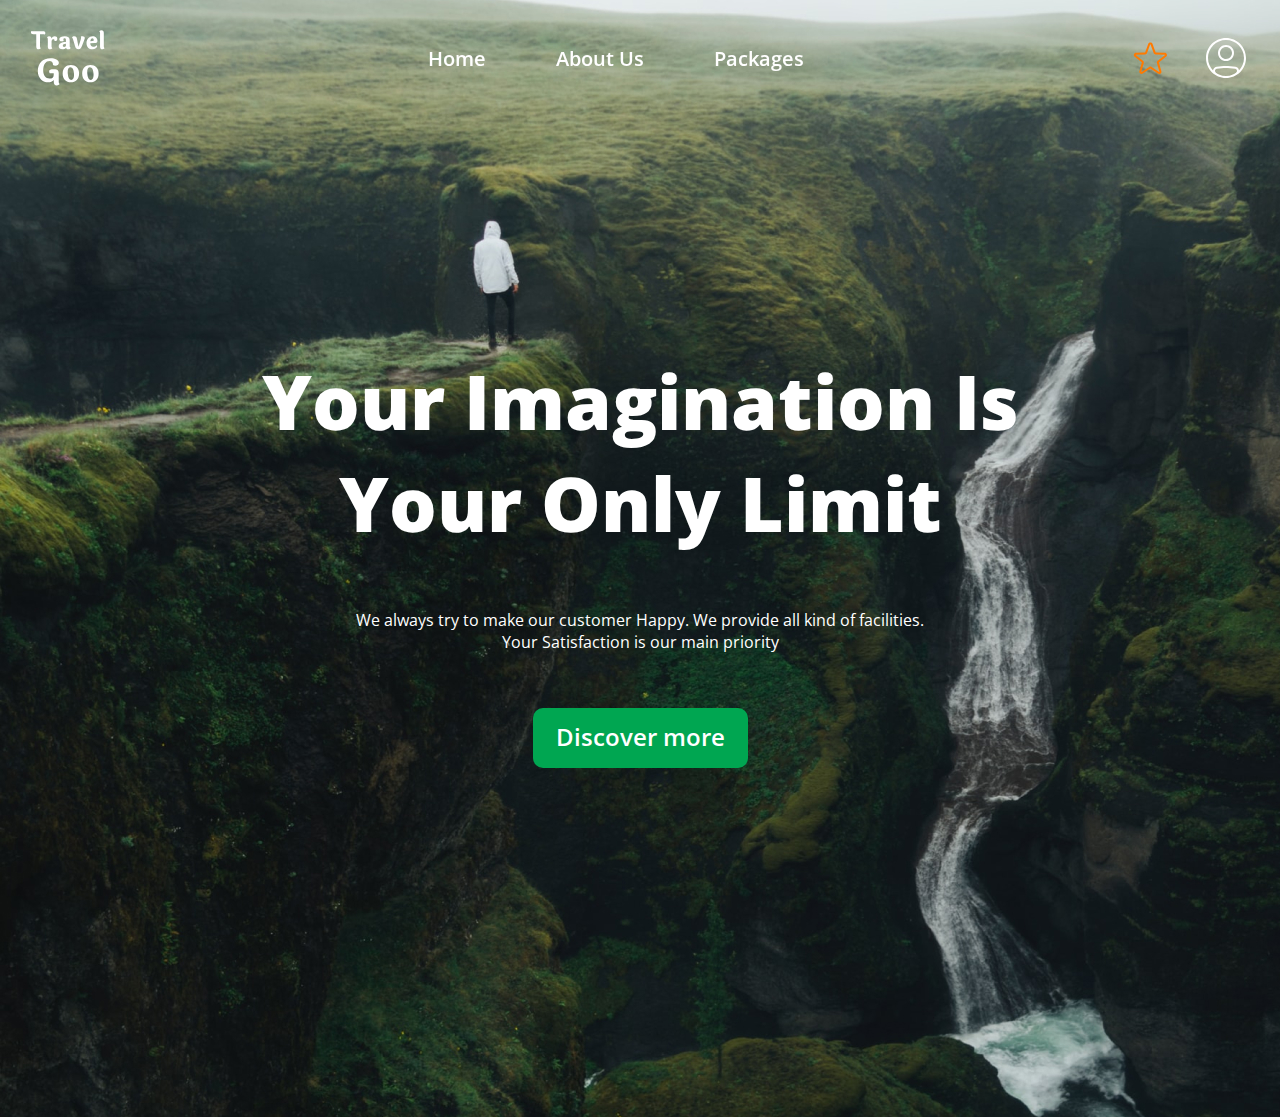
<file: TravelGoo.html>
<!DOCTYPE html>
<html lang="es-MX">
<head>
  <meta charset="UTF-8">
  <meta name="viewport" content="width=device-width, initial-scale=1.0">
  <link rel="stylesheet" href="css/styles.css">
  <title>Travel Goo</title>
</head>
<body>
  <header>
    <div class="logo">
      <img src="img/logo.svg" alt="Logotipo de Travel Go">
    </div>
    <div class="menu">
      <ul>
        <li><a href="#">Home</a></li>
        <li><a href="#">About Us</a></li>
        <li><a href="#">Packages</a></li>
      </ul>
    </div>
    <div class="actions">
      <a href="#">
        <img src="img/favorite-icon.svg" alt="">
      </a>
      <a href="#">
        <img src="img/login-icon.svg" alt="">
      </a>
    </div>
  </header>
  <div class="hero">
    <div class="hero_description">
      <h1>Your Imagination Is
        Your Only Limit</h1>
      <p>We always try to make our customer Happy. We provide all kind of facilities.
        Your Satisfaction is our main priority</p>
      <a href="#" class="btn_green">Discover more</a>
    </div>
  </div>
</body>
</html>
</file>
<file: css/styles.css>
@import url('https://fonts.googleapis.com/css2?family=Open+Sans:ital,wght@0,300..800;1,300..800&display=swap');
* {
    margin: 0;
    padding: 0;
    box-sizing: border-box;
    font-family: "Open Sans", sans-serif;
  }
  body{
    background-color: white;
  }
  header {
    width: 100%;
    position: fixed;
    display: flex;
    justify-content: space-between;
    padding: 30px;
  }
  .menu {
    width: 382px;
  }
  .menu ul {
    list-style: none;
    display: flex;
    gap: 70px;
  }
  .menu a {
    color: #fff;
    font-weight: 600;
    text-decoration: none;
    font-size: 20px;
    transition: all 0.5s ease;
    display: block;
    padding: 15px 0;
  }
  .menu a:hover {
    color: #f0f0f0;
    transform: scale(1.1);
  }
  .actions {
    display: flex;
    align-items: center;
    gap: 34px;
  }
  .actions a {
    text-decoration: none;
    color: #fff;
  }
  .hero {
    width: 100%;
    height: 1117px;
    background-image: url('../img/background-hero.jpg');
    display: flex;
    align-items: center;
    justify-content: center;
  }
  .hero_description h1 {
    color: #fff;
    font-size: 75px;
    font-weight: 900;
    text-align: center;
    width: 800px;
  }
  .hero_description p {
    color: #fff;
    font-size: 16px;
    text-align: center;
    margin: 55px auto;
    width: 600px;
  }
  .hero_description .btn_green {
    width: 215px;
    height: 60px;
    background: #00A651;
    border-radius: 10px;
    text-align: center;
    color: #fff;
    display: block;
    margin: auto;
    font-size: 24px;
    font-weight: 600;
    text-decoration: none;
    padding: 12px 0;
    transition: all 0.5s ease;
  }
  .hero_description .btn_green:hover {
    background: #fff;
    color: #00A651;
  }
  .services-section {
    text-align: center;
    margin-top: 32px;
    margin-right: 45px;
    margin-bottom: 88px;
    margin-left: 45px;
}
.services-section h1 {
    color: black;
    padding: 72px;
    font-size: 40px;
    text-align: center;
    margin: auto auto;
    width: 600px;
}

.services-container {
    display: flex;
    justify-content: space-between;
    gap: 55px;
}

.service-card {
    background-color: white;
    border-radius: 15px;
    box-shadow: 0 2px 8px rgba(0, 0, 0, 0.1);
    width: 416px;
    height: 232px;
    padding: 35px 51px 20px 48px;
    text-align: start;
    transition: transform 0.3s ease;
}

.service-card:hover {
    transform: translateY(-5px);
}

.service-icon img {
    width: 45px;
    height: 45px;
    margin-bottom: 35px;
}

.service-card h2 {
    margin-bottom: 20px;
    font-size: 24px;
    color: #000000;
}

.service-card p {
    color: #000000;
    font-size: 16px;
    width: 330px;
}

.best-services {
  text-align: center;
  margin: 81px 100px 88px 100px;
  background-image: url('../img/world-map.jpg');
  background-size: 1184px 622px;
  background-position: center;
  background-repeat: no-repeat;
  display: flex;
  flex-direction: column;
  align-items: center;
  justify-content: center;
}

.best-services h1 {
  color: black;
  padding: 72px;
  font-size: 40px;
  text-align: center;
  margin: auto auto;
  width: 600px;
}

.best-services p {
  text-align: center;
  margin-top: 19px;
  margin-right: auto;
  margin-bottom: 130px;
  margin-left: auto;
  width: 500px;
}

.best-container {
  display: flex;
  justify-content: space-between;
  gap: 55px;
}

.best-card {
  background-color: white;
  border-radius: 15px;
  box-shadow: 0 2px 8px rgba(0, 0, 0, 0.1);
  width: 250px;
  height: 250px;
  padding: 33px 70px 20px 70px;
  text-align: center;
  transition: transform 0.3s ease;
}

.best-card:hover {
  transform: translateY(-5px);
}

.best-icon img {
  width: 42px;
  height: 42px;
  margin-bottom: 35px;
}

.best-card h2 {
  margin-bottom: 20px;
  font-size: 36px;
  color: #000000;
}

.best-card p {
  color: #000000;
  font-size: 20px;
  width: 100px;
}

.popular-destinations {
  max-width: 1200px;
  width: 100%;
  padding: 20px;
}

 .contenido h1 {
  display: flex;
  justify-content: center;  
  align-items: center;
  padding: 10px;
  margin: 50px;
}
.mapa-fondo {
  background-image: url(img/.mapa-fondo.jpg);
  background-size: cover;
  background-position: center;
  height: 50px;
  color: white;
  position: absolute;
  right: 760px;
}

.lugar:hover {
  background-color: transparent;
  transform: scale(1.1); 
}

.lugar {
  display: flex;
  align-items: center;
  justify-content: space-between;
  border-radius: 8px;
  padding: 20px;
  z-index: 2;
  box-shadow: 0px 5px 15px rgba(0, 0, 0, 0.25);
}

.lugar img {
  z-index: 2;
  position: relative;
  width: 160px;
  padding-top: 42px;
  margin-right: 43px;
  margin-bottom: 40px;
  margin: -62px 28px -20px -20px;
}

.lugar h2 {
  text-align: center;
  justify-content: center; 
  padding: 50%;
}

.lugar p {
  display: flex;
  flex-wrap: wrap;
  width: 210px;
  text-align: center;
  justify-content: center;
  padding: 32px;
  margin: 0 0 0 -75px;
  text-align: center;
  z-index: 2;
}

pre {
  text-align: center;
  justify-content: center;
  display: flex;
  padding: 6px;
  z-index: 2;
}


.circulo {
  position: absolute;
  width: 12px;
  height: 12px;
  background-color: #007bff;
  border: 3px solid gray;
  box-shadow: 0 0 0  rgba(0, 0, 0, 0.2);
  border-radius: 50%;
  z-index: 2;
}

.destinations{
  width: 1300px;
  margin: auto;
  padding: 95px;
  margin-left: 150px;
}
.destination{
  width:45%;
  float: right;
  padding: 20px;
}
.clearfix{
  display: block;
  clear: both;
}

.Bptitulo{
  background-color: #ECF1F0;
  margin: 190px 0 0 0;
}

.Bptitulo h1 {
  text-align: center;
  padding: 59px 0px 0px 17px;
  font-size: 37px;
  font-weight: 700;
}

.Bpboton {
  display: flex;
  gap: 80px;
  padding: 0px 127px 0px 142px;
}

.Bpboton a {
  text-decoration: none;
  color: white;

}

.btn1bp {
  background-color: #666666;
  height: 53px;
  width: 180px;
  text-align: center;
  font-size: 20px;
  font-weight: 700;
  padding: 13px 3px 17px 0px;
  margin: 52px -16px 37px;
  border-radius: 10px;
}

.btngreenbp2 {
  background-color: #00A651;
  height: 63px;
  width: 274px;
  text-align: center;
  font-size: 20px;
  font-weight: 700;
  margin: -132px 0 0 505px;
  padding: 19px;
  border-radius: 10px;
}

.BestPackages {
  display: flex;
  margin: 132px 102px 0px 208px;
  gap: 72px;
}

.whitebox_bp {
  position: relative;
  bottom: 203px;
  background: #fff;
  border-bottom-left-radius:  20px;
  border-bottom-right-radius:  20px;
  height: 180px;
  width: 0;
  padding: 0px 335px 0px 0px;
}
.whitebox_bp h1 {
  text-align: center;
  padding: 64px 0px 0px 17px;
  font-size: 37px;
  font-weight: 400;
  width: 166px;
}

.Packages img {
  position: relative;
  bottom: 80px;
  width: 335px;
  height: 383px;
}

.Packages h1 {
  font-size: 20px;
  position: relative;
  bottom: 47px;
}

.Packages h2 {
  font-size: 20px;
  font-weight: 400;
  position: relative;
  left: 270px;
  bottom: 92px;
  margin: 19px -79px 15px;
}

.Packages p {
  font-size: 14px;
  position: relative;
  left: 12px;
  bottom: 81px;
  padding: 0px;
  width: 341px;
  font-weight: 600;
  color: #000000c2;
}

.Attribute_bp {
  display: flex;
  margin: -33px 0;
}

.Attribute_bp img {
  position: relative;
  bottom: 15px;
  width: 20px;
  height: 20px;
  top: -14px;
  left: 10px;
}

.Attribute_bp h3 {
  position: relative;
  left: 12px;
  bottom: 18px;
  font-size: 20px;
  font-weight: 600;
}
.Attribute_bp h4 {
  position: relative;
  left: 240px;
  bottom: 10px;
  font-size: 16px;
  font-weight: 600;
  text-decoration: underline;
  top: -32px;
  margin: 19px -128px 15px;
}
.Attribute_bp h5 {
  position: relative;
  left: 240px;
  bottom: 15px;
  font-size: 16px;
  font-weight: 600;
  text-decoration: underline;
  top: -32px;
  margin: 19px -82px 15px;
}

.Bpboton1 a:hover {
  background: #00A651;
  color: #fff;
  transition: all 0.5s ease;
}

.Bpboton2 a:hover {
  background: #fff;
  color: #00A651;
  transition: all 0.5s ease;
}

.containerrr {
  max-width: 900px;
  margin: auto;
}

.containerrr h1 {
  font-size: 40px;
  font-weight: bold;
  color: #000;
  text-align: center;
  margin: 45px 0 0 0;
}

.containerrr h2{
  font-size: 26px;
  font-weight: 400;
  color: #000;
  text-align: center;
  margin: 0;
}

.steps-container {
  display: flex;
  flex-direction: column;
  margin: 120px 0 55px -140px;
  gap: 89px;
}

.step {
  width: 200px;
}

.icon71 {
  width: 50px;
  height: 50px;
  margin: 0 auto 15px;
  background-size: cover;
  border-radius: 10px;
  display: flex;
  align-items: center;
  justify-content: center;
}

.choose-destination {
  background-color: #F0BB1F;
}

.make-payment {
  background-color: #F15A2B;
}

.reach-airport {
  background-color: #006380;
}

.step h2 {
  font-size: 15px;
  margin: -72px 0 0 153px;
  position: absolute;
  color: #5E6282;
  font-weight: 700;
}

.step p {
  font-size: 16px;
  color: #5E6282;
  margin: -45px 0 0 -165px;
  padding: 0px 777px 100px 318px;
  position: absolute;
}

.trip-card {
  position: relative;
  padding: 20px 0 0 26px;
  margin: -416px 294px 0 285px;
  background: #fff;
  box-shadow: 50px 21px 119px rgba(0 0 0 / 10%);
  border-radius: 26px;
  left: 275px;
  top: -9px;
}

.trip-image {
  width: 275px;
  height: 138px;
  border-radius: 24px;
}

.trip-info h3 {
  font-size: 18px;
  color: #080809;
  margin: 8px 0 53px 0px;
  font-weight: 500;
}

.trip-info p {
  margin: 0 0 -20px;
  font-weight: 500;
  color: #84829A;
  font-size: 16px;
  transform: translate(0px, -42px);
}

.trip-stats p {
  transform: translate(29px, -24px);
}

.icons_circle6 {
  transform: translate(6px, -2px);
  width: 36px;
  height: 36px;
  border-radius: 50%;
  background-color: #F5F5F5;
  display: flex;
  align-items: center;
  justify-content: center;
}

.icons_6 {
display: flex;
gap: 18px;
}

.icons_6 img {
  width: 14px;
  height: 14px;
}

.progress-card {
position: absolute;
  right: 215px;
  top: 4837px;
  background: #fff;
  padding: 0px 18px 106px 128px;
  border-radius: 18px;
  text-align: left;
  box-shadow: 11px 13px 36px -6px rgb(0 0 0 / 10%);
}

.progress-card p {
  margin: 5px 0 9px 0;
}

.ongoing {
  font-size: 14px;
  font-weight: 500;
  color: #84829A;
  transform: translate(-47px, -13px);
}

.trip-name {
  font-size: 18px;
  color: #080809;
  transform: translate(-47px, -18px);
}

.progress {
  font-size: 0.8em;
  color: #777;
}

.progress-card img {
  margin: 0 -110px -50px;
}

.progress-percentage2 {
  color: #8A79DF;
}
.progress-percentage {
  font-size: 14px;
  font-weight: 500;
  transform: translate(-47px, -18px);
}

.progress-bar {
  width: 135%;
  height: 6px;
  background: #ddd;
  border-radius: 3px;
  margin: -52px -45px;
  transform: translate(-1px, 33px);
}

.progress {
  height: 100%;
  background: #8A79DF;
  border-radius: 3px;
}

.coracao {
  padding: 0 159px;
  transform: translate(94px, 30px)
}

.capatransparente{
  top: 0;
  left: 0;
  width: 1450px;
  height: 830px;
  background-color: #ECF1F0;
  margin: 97px 0;
}

.fotoscompletas{
  display: flex;
  gap: 505px;
  width: 0;
  height: 0;
}

.tituloprincipal{
  text-align: center;
  padding: 60px;
}

.people {
  width: 100px;
  height: 100px;
}

.paisaje1{
  justify-content: center;
  display: flex;
  width: 190px;
  height: 350px;
  transform: translate(-0%, 55px);
}


.contenedordescripcion{
  background-color: white;
  text-align: center;
  align-content: center;
  position: absolute;
  padding: 20px;
  margin: 120px 0 0 108px;
  height: 250px;
  width: 500px;
  left: 370px;
  box-shadow: 0 2px 8px rgba(0, 0, 0, 0.1);
  transform: translate(-0%, 70px);
}

.fotodeperfil1{
  justify-content: center;
  display: flex;
  align-content: center;
  position: absolute;
  width: 1450px;
  transform: translate(-0%, 73%);
  border: 100%;
  border-radius: 50%;
}

.contenedordescripcion p{
  text-align: center;
  width: 350px;
  margin: 55px;
}ß

.parte2{
  width: 100px;
  height: 100px;
}

.mensaje{
  transform: translate(1px, 133px);
}

.cruces1{
  position: absolute;
  transform: translate(1014px, 270px);
}

.icono03{
  transform: translate(1037px, -50px);
  position: absolute;
}

.rayasesquina{
  position: absolute;
  transform: translate(-90px, 9px);
}

.rayasesquina2{
  position: absolute;
  transform: translate(765px, -10px);
}

.subscription-container {
  background-color: #c2fff3;
  border-radius: 10px;
  text-align: center;
  width: 1085px;
  height: 380px;
  margin: 200px;
  padding: 10px;
border-top-left-radius: 100px;
transform: translate(-28px, 0px);
}

.subscription-container h2 {
  color: #5E6282;
  font-size: 25px;
  margin-bottom: 20px;
  line-height: 1.5;
  transform: translate(200px, 85px);
  width: 700px;
  height: 50px;
}

.subscription-form {
  display: flex;
  justify-content: center;
  align-items: center;
  gap: 10px;
}

.subscription-form input {
  padding: 10px 15px;
  border: 1px solid #d4d4d4;
  border-radius: 5px;
  flex: 1;
  max-width: 300px;
  font-size: 14px;
  outline: none;
  width: 421px;
  height: 50px;
  transform: translate(-0%, 130px);
}

.subscription-form button {
  padding: 10px 20px;
  background-color: #00A651;
  color: white;
  border: none;
  border-radius: 5px;
  cursor: pointer;
  font-size: 14px;
  transition: background-color 0.3s ease;
  width: 150px;
  height: 50px;
  transform: translate(-0%, 130px);
}

.subscription-form button:hover {
  background-color: #45a047;
}

.footer {
  background-color: white;
  padding: 22px;
  display: flex;
  box-shadow: 0px -2px 8px rgba(0, 0, 0, 0.1);
}

.columna-footer {
  flex: 1;
  padding: 0 20px;
}

.footer h3 {
  font-size: 13px;
  font-weight: bold;
  margin: 0 0 18px 12px;
}

.footer p {
  color:gray;
  text-decoration: none;
  font-size: 15px;
  line-height: 1.6;
  padding: 8px;
}

.footer a {
  color:gray;
  text-decoration: none;
  font-size: 15px;
  line-height: 1.6;
  padding: 8px;
  transition: all 0.5s ease;
}

.footer a:hover {
  color:black;
}

.footer .social-icons {
  display: flex;
  gap: 10px;
  margin-top: 20px;
}

.footer .iconos-sociales img {
  width: 57px;
  height: 57px;
  cursor: pointer;
  
}

.botones-apps img {
  width: 115px;
  margin-top: 20px;
  
}

.final {
  text-align: center;
  padding: 20px;
  font-size: 12px;
  color:grey;
  background-color:white;
}
</file>
